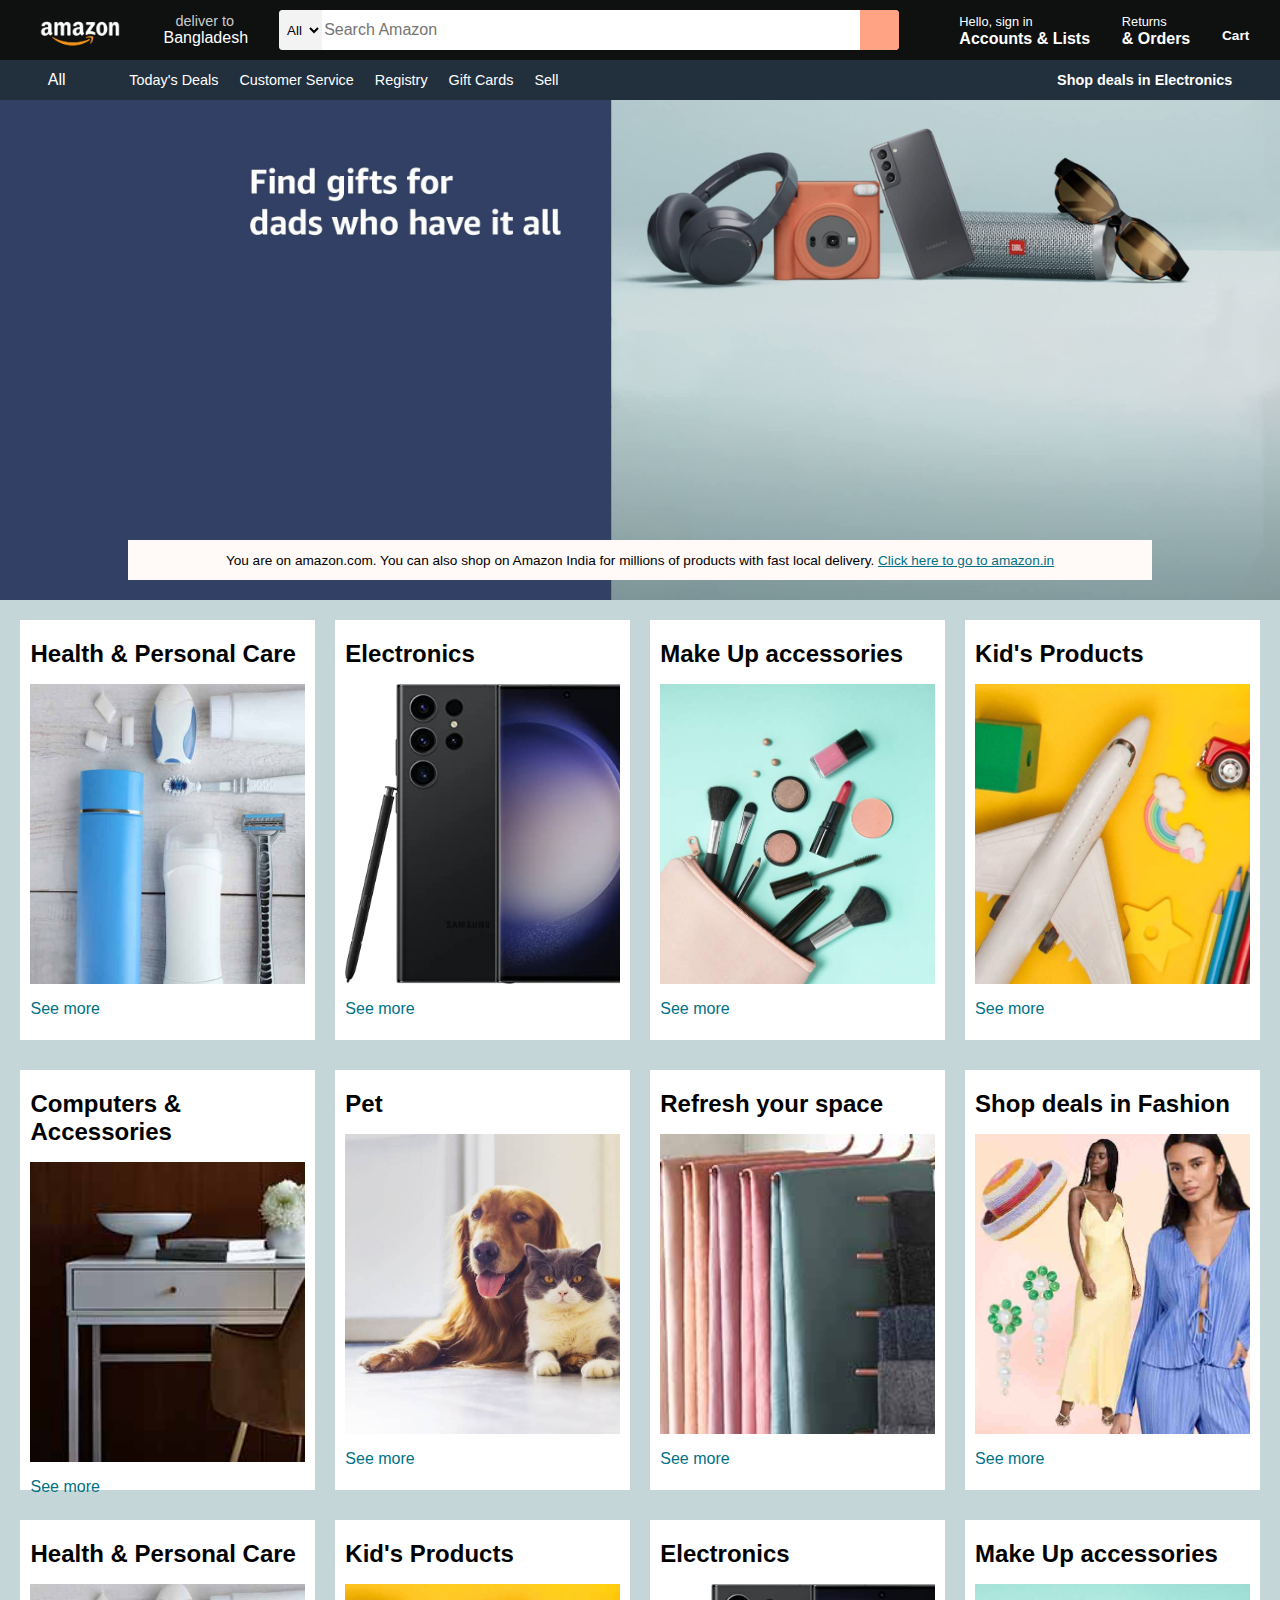
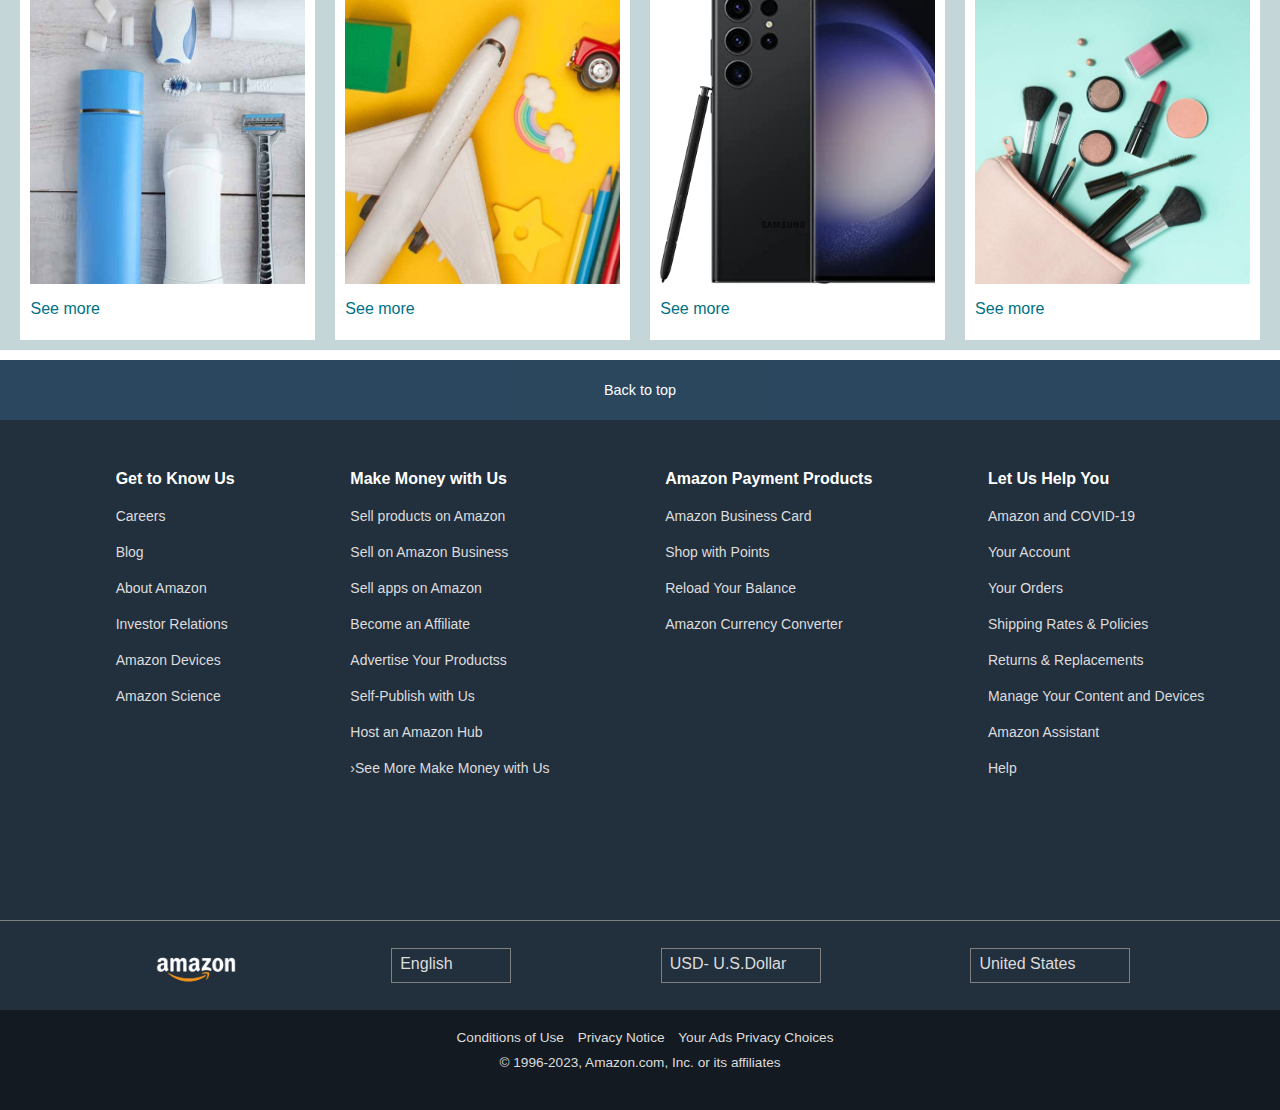
<file: index.html>
<!DOCTYPE html>
<html lang="en">
<head>
    <meta charset="UTF-8">
    <meta name="viewport" content="width=device-width, initial-scale=1.0">
    <title>Amazon</title>    
    <link rel="stylesheet" href="https://cdnjs.cloudflare.com/ajax/libs/font-awesome/6.4.0/css/all.min.css" integrity="sha512-iecdLmaskl7CVkqkXNQ/ZH/XLlvWZOJyj7Yy7tcenmpD1ypASozpmT/E0iPtmFIB46ZmdtAc9eNBvH0H/ZpiBw==" crossorigin="anonymous" referrerpolicy="no-referrer" />
    <link rel="stylesheet" href="style.css">
</head>

<body>
    <header>
        <div class="navbar">
            <div class="nav-logo border">
                <div class="logo">
                </div>
            </div>

            <div class="nav-address border">
                <p class="para1">deliver to</p>
                <div class="nav-icon">
                    <i class="fa-sharp fa-solid fa-location-dot"></i>
                    <p class="para2">Bangladesh</p>
                </div>
            </div>

            <div class="nav-search">

                <select class="search-select">
                    <option value="">All</option>
                </select>

                <input type="text" placeholder="Search Amazon" class="search-input">

                <div class="search-icon">
                    <i class="fa-solid fa-magnifying-glass"></i>
                </div>                
            </div>

            <div class="nav-country">

            </div>

            <div class="nav-signin border">
                <p> <span>Hello, sign in</span></p>
                <p class="para3">Accounts & Lists</p>
            </div>

            <div class="nav-return border">
                <p> <span>Returns</span></p>
                <p class="para3"> & Orders</p>
            </div>

            <div class="nav-cart border">
                <i class="fa-solid fa-cart-shopping"></i>
                Cart
            </div>
        </div>

        <div class="panel">
            <div class="panel-all border">
                <i class="fa-solid fa-bars"></i>
                All
            </div>

            <div class="panel-options ">
                <p class="border">Today's Deals</p>
                <p class="border">Customer Service</p>
                <p class="border">Registry</p>
                <p class="border">Gift Cards</p>
                <p class="border">Sell</p>
            </div>

            <div class="panel-deals border">
                Shop deals in Electronics
            </div>
        </div>
    </header> 

    <div class="hero-section">
        <div class="hero-msg">
            <p>You are on amazon.com. You can also shop on Amazon India for millions of products with fast local delivery.
                <a href="">Click here to go to amazon.in</a> 
            </p>
        </div>
    </div>


    <!-- shop section 1 -->
    <div class="shop-section">
        <div class="box1 box">
            <div class="box-content">
                <h2>Health & Personal Care</h2>
                <div class="box-img" style="background-image: url('./Images/box2_image.jpg');">
    
                </div>
                <p style="color: #007185">See more</p>
            </div>
           
        </div>
        <div class="box2 box">
            <div class="box-content">
                <h2>Electronics</h2>
                <div class="box-img" style="background-image: url('./Images/box4_image.jpg');">
    
                </div>
                <p style="color: #007185">See more</p>
            </div>
        </div>
        <div class="box3 box">
            <div class="box-content">
                <h2>Make Up accessories</h2>
                <div class="box-img" style="background-image: url('./Images/box5_image.jpg');">
    
                </div>
                <p style="color: #007185">See more</p>
            </div>
        </div>
        <div class="box4 box">
            <div class="box-content">
                <h2>Kid's Products</h2>
                <div class="box-img" style="background-image: url('./Images/box7_image.jpg');">
    
                </div>
                <p style="color: #007185">See more</p>
            </div>
        </div>
    </div>


    <!-- shop section 2 -->
    <div class="shop-section">
        <div class="box1 box">
            <div class="box-content">
                <h2>Computers & Accessories</h2>
                <div class="box-img" style="background-image: url('./Images/box3_image.jpg');">
    
                </div>
                <p style="color: #007185">See more</p>
            </div>
           
        </div>
        <div class="box2 box">
            <div class="box-content">
                <h2>Pet</h2>
                <div class="box-img" style="background-image: url('./Images/box6_image.jpg');">
    
                </div>
                <p style="color: #007185">See more</p>
            </div>
        </div>
        <div class="box3 box">
            <div class="box-content">
                <h2> Refresh your space</h2>
                <div class="box-img" style="background-image: url('./Images/box1_image.jpg');">
    
                </div>
                <p style="color: #007185">See more</p>
            </div>
        </div>
        <div class="box4 box">
            <div class="box-content">
                <h2>Shop deals in Fashion</h2>
                <div class="box-img" style="background-image: url('./Images/box8_image.jpg');">
    
                </div>
                <p style="color: #007185">See more</p>
            </div>
        </div>
    </div>

   <!-- shop section 3 -->
   <div class="shop-section">
        <div class="box1 box">
            <div class="box-content">
                <h2>Health & Personal Care</h2>
                <div class="box-img" style="background-image: url('./Images/box2_image.jpg');">

                </div>
                <p style="color: #007185">See more</p>
            </div>        
        </div>

        <div class="box4 box">
            <div class="box-content">
                <h2>Kid's Products</h2>
                <div class="box-img" style="background-image: url('./Images/box7_image.jpg');">

                </div>
                <p style="color: #007185">See more</p>
            </div>
        </div>

        <div class="box2 box">
            <div class="box-content">
                <h2>Electronics</h2>
                <div class="box-img" style="background-image: url('./Images/box4_image.jpg');">

                </div>
                <p style="color: #007185">See more</p>
            </div>
        </div>
        <div class="box3 box">
            <div class="box-content">
                <h2>Make Up accessories</h2>
                <div class="box-img" style="background-image: url('./Images/box5_image.jpg');">

                </div>
                <p style="color: #007185">See more</p>
            </div>
        </div>       
    </div>

    <footer>
        <div class="foot-panel1">
            Back to top
        </div>

        <div class="foot-panel2">
            <ul>
                <p>Get to Know Us</p>                     
                <a href=""> Careers</a>
                <a href="">Blog</a>
                <a href=""> About Amazon</a>
                <a href="">Investor Relations</a>
                <a href="">Amazon Devices</a>
                <a href="">Amazon Science</a>
            </ul>

            <ul>
                <p>Make Money with Us</p>                     
                <a href=""> Sell products on Amazon</a>
                <a href=""> Sell on Amazon Business</a>
                <a href=""> Sell apps on Amazon</a>
                <a href=""> Become an Affiliate</a>
                <a href="">Advertise Your Productss</a>
                <a href=""> Self-Publish with Us</a>
                <a href="">Host an Amazon Hub</a>
                <a href=""> ›See More Make Money with Us</a>
            </ul>

            <ul>
                <p>Amazon Payment Products</p>                     
                <a href=""> Amazon Business Card</a>
                <a href="">Shop with Points</a>
                <a href="">  Reload Your Balance</a>
                <a href="">Amazon Currency Converter</a>
             
            </ul>

            <ul>
                <p>Let Us Help You</p>                     
                <a href=""> Amazon and COVID-19</a>
                <a href=""> Your Account</a>
                <a href=""> Your Orders</a>
                <a href="">Shipping Rates & Policies</a>
                <a href="">Returns & Replacements</a>
                <a href="">Manage Your Content and Devices</a>
                <a href=""> Amazon Assistant</a>
                <a href="">Help</a>
            </ul>
        </div>

        <div class="foot-panel3">
            <div class="nav-logo border">
                <div class="logo">
                </div>
            </div>

            <div class="touch-link">
                <i class="fa-solid fa-globe"></i>
                English

            </div>
            <div class="touch-link2">
                <i class="fa-solid fa-dollar-sign"></i>
                USD- U.S.Dollar

            </div>
            <div class="touch-link2">
                <i class="fa-solid fa-flag-usa"></i>
                United States
            </div>
        </div>

        <div class="foot-panel4">
            <div class="pages">
                <a href="">Conditions of Use</a>
                <a href="">Privacy Notice</a>
                <a href="">Your Ads Privacy Choices</a>
            </div>

            <div class="copyright">
                <p>© 1996-2023, Amazon.com, Inc. or its affiliates</p>

            </div>
        </div>
    </footer>
</body>
</html>
</file>
<file: style.css>
*{
    margin: 0;
    font-family: Arial;
    border: border-box; 
    box-sizing: border-box;
}

.navbar{
    height: 60px;
    background-color: #0f1111;
    color: white; 
    display: flex;
    align-items: center;
    justify-content: space-evenly;
}

.nav-logo{
    height: 50px;
    width: 100px;
}
.logo{
    background-image: url("./Images/amazon_logo.png");
    background-size: cover;
    height: 50px;
    width: 100%;
}

.border{
    border: 1px solid transparent;
}

.border:hover{
    border: 1px solid white;
    padding: 4px;
}

.para1{
    color: #CCCCCC;
    font-size: 0.9rem;
    margin-left: 15px;
}


.para2{
    color: #FFFFFF;
    font-size: 1rem;
    margin-left: 3px;
}

.nav-icon{
    display: flex;
    align-items: center;
}

.nav-search{
    display: flex;
    background-color: lightpink;
    width: 620px;
    height: 40px;
    border-radius: 4px;
    justify-content: space-evenly;
    
   
}

.nav-search:hover{
    border: 2px solid orange;

}

.search-select{
    background-color: #F3f3f3;
    width: 50px;
    text-align: center;
    border-top-left-radius: 4px;
    border-bottom-left-radius: 4px;
    border: none;


}

.search-input{
    width: 100%;
    font-size: 1rem;
    border: none;
}

.search-icon{
    display: flex;
    justify-content: center ;
    align-items: center;
    width: 45px;
    font-size: 1.2rem;
    background-color: #FFA384;
    border-top-right-radius: 4px;
    border-bottom-right-radius: 4px;
    color: #0f1111;
}

span{
    font-size: 0.8rem;
}

.para3{
    font-size: 1rem;
    font-weight: 700;
}

.nav-cart i{
    font-size: 30px;
}


.nav-cart{
    font-size: 0.85rem;
    font-weight: bold;
}

.panel{
    display: flex;
    height: 40px;
    background-color: #222F3D;
    color: #FFFFFF;
    justify-content: space-evenly;
    align-items: center;
}


.panel-options{
    width: 70%;
    font-size: 0.9rem;
}

.panel-options p{
    display: inline;
    margin-left: 15px;
}

.panel-deals{
    font-size: 0.9rem;
    font-weight: 700;
}

.hero-section{
    background-image: url("./Images/hero_image.jpg");
    background-size: cover;
    height: 500px;
    display: flex;
    justify-content: center;
    align-items: flex-end;
}


.hero-msg{
    background-color: #FFF9F8;
    color: black;
    align-items: center;
    justify-content: center;  
    width: 80%;
    height: 40px;
    font-size: 0.85rem;
    display: flex;
    margin-bottom: 20px;
}


.hero-msg a{
    color: #007185;
}


.shop-section{
    display: flex;
    justify-content: space-evenly;
    background-color: #C4D6D8;
}

.box{
    height: 420px;
    /* border: 2px solid black; */
    width: 23%;
    background-color: white;
    padding: 20px 0px 15px;
    margin-top: 20PX;
    margin-bottom: 10PX;
}

.box-img{
    height: 300px;
    background-repeat: no-repeat;
    background-size: cover;
    margin-top: 1rem;
    margin-bottom: 1rem;
}

.box-content{
    margin-left: 10px;
    margin-right: 10px;
}


/* footer Section */

footer{
    margin-top: 10px;
}
.foot-panel1{
    background-color: #0C2D48;
    opacity: 0.875;
    height: 60px;
    color: white;
    justify-content: center;
    align-items: center;
    display: flex;
    font-size: 0.9rem;
    font-family: Arial, Helvetica, sans-serif;

}

.foot-panel2{
    background-color: #222F3D;
    height: 500px;
    color: white;
    display: flex;
    justify-content: space-evenly;
}


ul{
    margin-top: 50px;
}


ul p{
    font-size: 1.2 rem;
    
    font-weight: 700;
    color: #FFFFFF;
}

ul a{
    display: block;
    text-decoration: none;
    color: #DDDDDD;
    font-size: 0.875rem;
    margin-top: 20px;
}

.foot-panel3{
    background-color: #222F3D;
    height: 90px;
    border-top: 0.1px solid gray;
    display: flex;
    justify-content: space-evenly;
    align-items: center;
}

.touch-link{
    width: 120px;
    height: 35px;
    border: 1px solid gray;
    color: #DDDDDD;
    margin: 0px 4px 0px 0px;
    padding: 6px 18px 6px 8px;
    justify-content: center;
}


.touch-link2{
    width: 160px;
    height: 35px;
    border: 1px solid gray;
    color: #DDDDDD;
    margin: 0px 4px 0px 0px;
    padding: 6px 18px 6px 8px;
    justify-content: center;
}


.foot-panel4{
    background-color: #131A22;
    height: 100px;
    color: #DDDDDD;
    font-size: 0.85rem;
    text-align: center;
}

.foot-panel4 a{
    color: #DDDDDD;
    margin-left: 10px;
    font-size: 0.85rem;
    text-decoration: none;
}

.pages{   
    padding-top: 20px;
}
.copyright{  
   padding-top: 10px;
}
</file>
